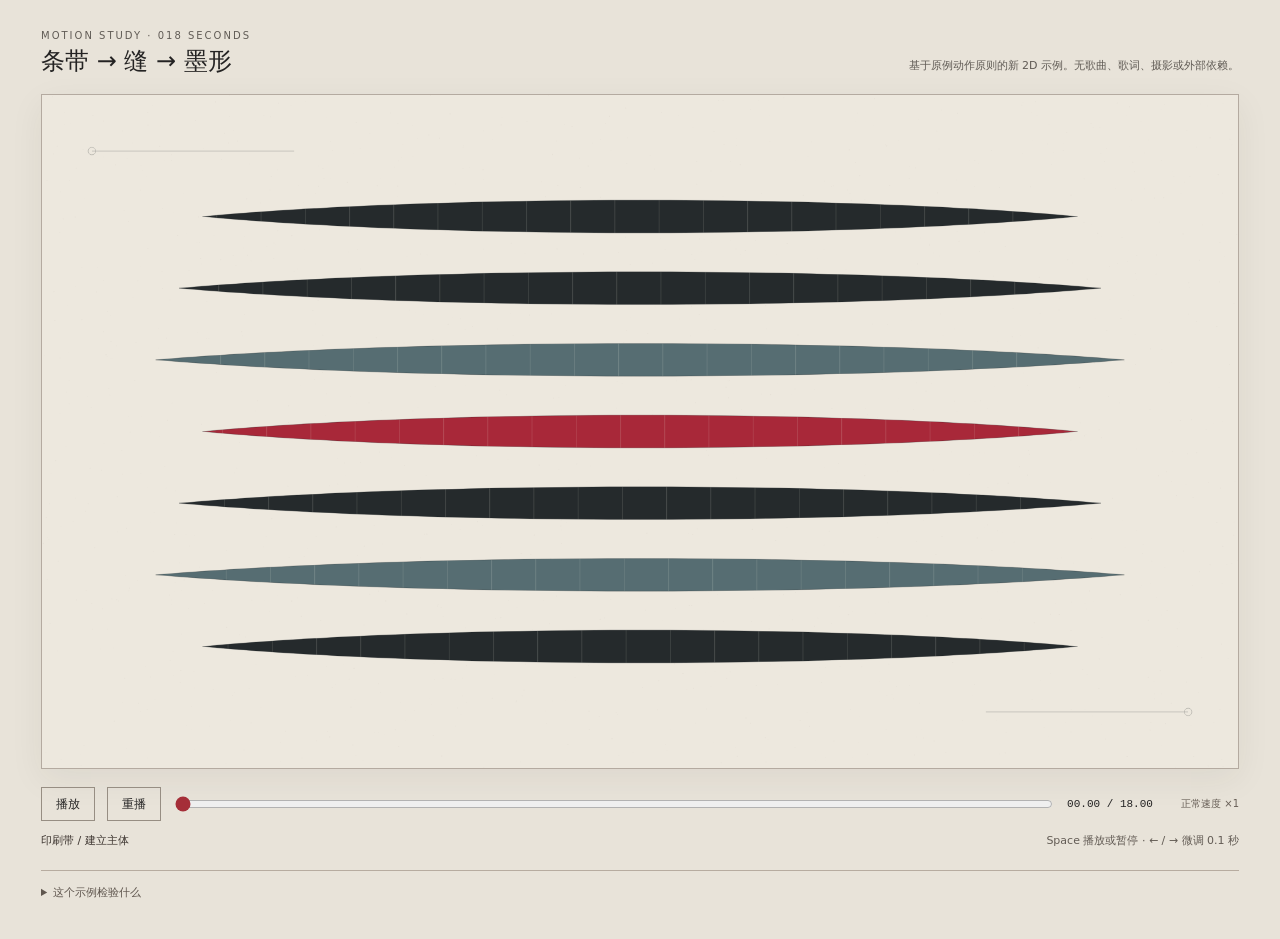
<file: experimental-editorial-mv/assets/motion-study/index.html>
<!doctype html>
<html lang="zh-CN">
<head>
  <meta charset="utf-8">
  <meta name="viewport" content="width=device-width,initial-scale=1">
  <title>缝 / 纯 2D 动作研究</title>
  <link rel="stylesheet" href="style.css">
</head>
<body>
  <main>
    <header><p class="eyebrow">MOTION STUDY · 018 SECONDS</p><h1>条带 → 缝 → 墨形</h1><p>基于原例动作原则的新 2D 示例。无歌曲、歌词、摄影或外部依赖。</p></header>
    <div class="screen"><canvas id="canvas" width="1920" height="1080" aria-label="七条印刷带压成一条缝，缝张开，内部墨形发展并重新收束"></canvas></div>
    <div class="controls">
      <button id="play" type="button">播放</button><button id="restart" type="button" aria-label="回到开始">重播</button>
      <input id="seek" type="range" min="0" max="18" step="0.01" value="0" aria-label="动画时间">
      <output id="time">00.00 / 18.00</output><span class="speed">正常速度 ×1</span>
    </div>
    <div class="caption"><span id="phase">印刷带 / 建立主体</span><span>Space 播放或暂停 · ← / → 微调 0.1 秒</span></div>
    <details><summary>这个示例检验什么</summary><p>两个动作分别占 8 秒与 10 秒，先建立、积聚、收压，再张开、发展和回收。8 秒处前后共用完全相同的缝形几何；路径同时用于主体、遮罩与描边。全图随时间重算，不依赖前帧反馈。</p><p>这是一段新的程序图形示例，继承原例按阶段编排与同轮廓变换角色的原则；它不声称原项目已经实现这段形变。代码与来源见 <a href="SOURCE.md">SOURCE.md</a>。</p></details>
  </main>
  <script type="module" src="js/player.js"></script>
</body>
</html>
</file>
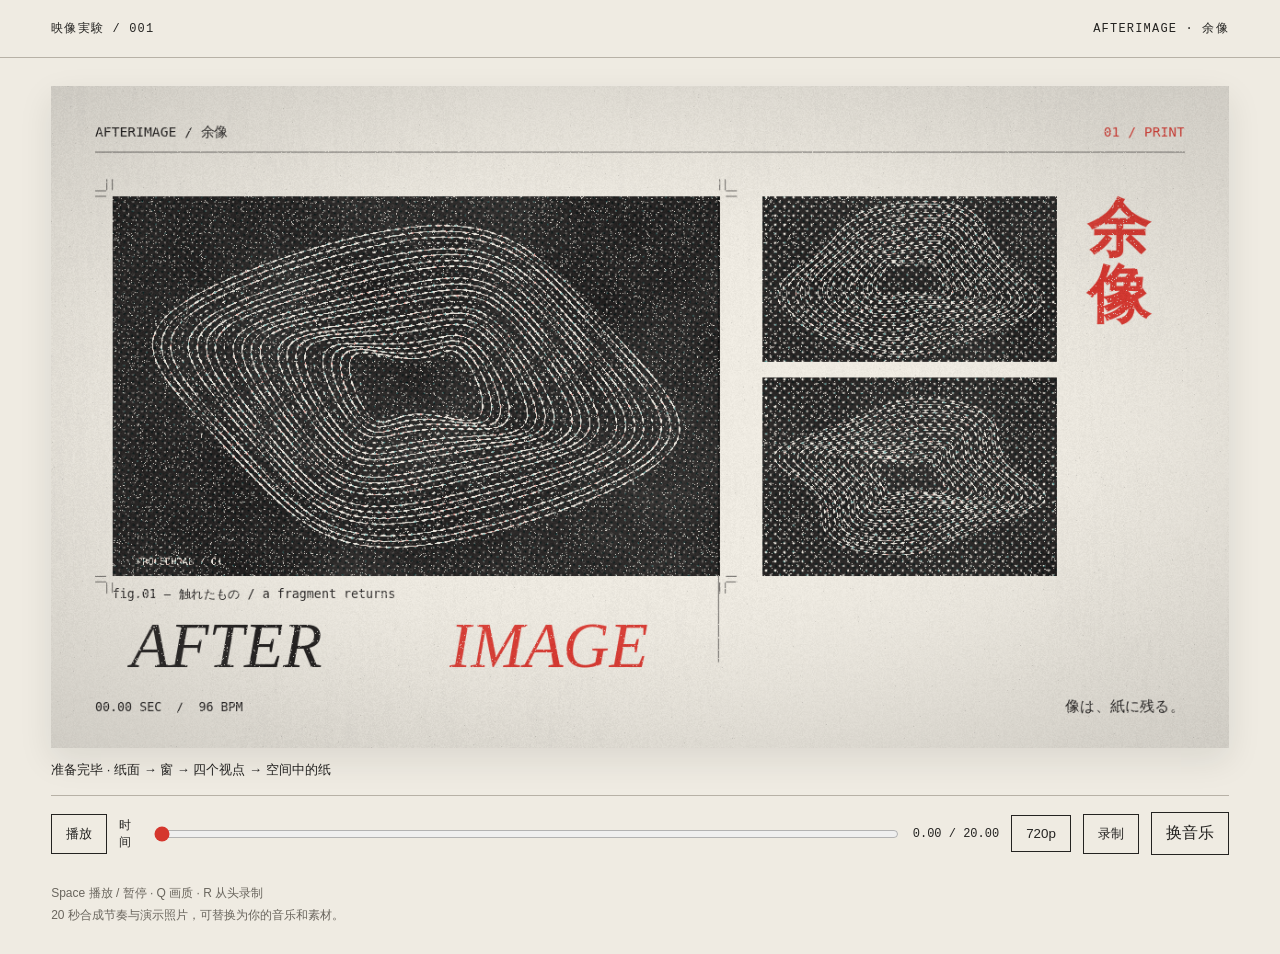
<file: experimental-editorial-mv/assets/starter/index.html>
<!doctype html>
<html lang="zh-CN">
<head>
  <meta charset="utf-8">
  <meta name="viewport" content="width=device-width,initial-scale=1">
  <title>余像 / Afterimage — 实验编辑 MV</title>
  <link rel="icon" href="data:,">
  <link rel="stylesheet" href="style.css">
</head>
<body>
  <header><span>映像実験 / 001</span><span>AFTERIMAGE · 余像</span></header>
  <main>
    <canvas id="view" width="1280" height="720" aria-label="实验编辑音乐视频"></canvas>
    <p id="status" role="status">正在准备图像与画面…</p>
    <div class="controls">
      <button id="play" disabled>播放</button>
      <label class="seek">时间 <input id="seek" type="range" min="0" max="20" step="0.01" value="0" disabled></label>
      <output id="time">00.00 / 20.00</output>
      <button id="quality" disabled>720p</button>
      <button id="record" disabled>录制</button>
      <label class="file">换音乐<input id="audio-file" type="file" accept="audio/*" disabled></label>
    </div>
    <p class="note">Space 播放 / 暂停 · Q 画质 · R 从头录制<br>20 秒合成节奏与演示照片，可替换为你的音乐和素材。</p>
  </main>
  <script type="module" src="js/main.js"></script>
</body>
</html>
</file>
<file: experimental-editorial-mv/assets/motion-study/style.css>
:root{color-scheme:light;--paper:#e8e3d9;--ink:#242323;--red:#a52e38}*{box-sizing:border-box}body{margin:0;background:var(--paper);color:var(--ink);font-family:system-ui,"Microsoft YaHei",sans-serif}main{max-width:1250px;margin:0 auto;padding:30px 26px 36px}header{display:grid;grid-template-columns:1fr auto;align-items:end;gap:0 30px;margin-bottom:20px}.eyebrow{font-size:10px;letter-spacing:.2em;margin:0 0 7px;grid-column:1/-1;color:#615c56}h1{font-size:24px;line-height:1.1;font-weight:500;margin:0}header>p:last-child{margin:0;font-size:11px;color:#605b55;line-height:1.6}.screen{background:#ede8de;border:1px solid #b4aaa0;box-shadow:0 10px 32px #332c2410}canvas{display:block;width:100%;height:auto;aspect-ratio:16/9}.controls{display:flex;align-items:center;gap:12px;margin-top:18px}button{border:1px solid #978e83;background:transparent;border-radius:0;font:inherit;font-size:12px;min-height:34px;padding:6px 14px;color:inherit;cursor:pointer}button:hover{background:#ded6ca}button:focus-visible,input:focus-visible{outline:2px solid var(--red);outline-offset:3px}input[type=range]{accent-color:var(--red);flex:1;min-width:60px}output{font-family:ui-monospace,Consolas,monospace;font-size:11px;white-space:nowrap;min-width:102px}.speed{font-size:10px;color:#665d55;white-space:nowrap}.caption{display:flex;justify-content:space-between;gap:20px;margin-top:12px;font-size:11px;color:#625b54}#phase{color:#3d3530}details{margin-top:22px;border-top:1px solid #b7aca0;padding-top:12px;color:#60574f;font-size:11px;line-height:1.8}summary{cursor:pointer}details p{max-width:850px}a{color:var(--red)}@media(max-width:650px){main{padding:18px 12px}header{display:block}header>p:last-child{margin-top:10px}h1{font-size:21px}.controls{gap:7px}button{padding:4px 8px}.speed{display:none}.caption{font-size:10px}.caption span:last-child{display:none}output{min-width:90px}}
</file>
<file: experimental-editorial-mv/assets/starter/style.css>
:root{color-scheme:light;font-family:"Yu Gothic","Microsoft YaHei",sans-serif;color:#242321;background:#efebe2}
*{box-sizing:border-box}body{margin:0}header{display:flex;justify-content:space-between;padding:20px 4vw;border-bottom:1px solid #b7b1a6;font:12px Consolas,monospace;letter-spacing:.1em}
main{max-width:1400px;margin:28px auto;padding:0 4vw}canvas{display:block;width:100%;aspect-ratio:16/9;background:#16191a;box-shadow:0 12px 32px #171b1e18}#status{min-height:1.6em;font-size:13px}
.controls{display:flex;gap:12px;align-items:center;flex-wrap:wrap;padding:16px 0;border-top:1px solid #b7b1a6}.seek{display:flex;align-items:center;gap:10px;flex:1;min-width:160px;font-size:12px}input[type=range]{width:100%;accent-color:#d5362d}output{font:12px Consolas,monospace}
button,.file{background:transparent;border:1px solid #242321;border-radius:0;padding:10px 14px;color:inherit;font:12px inherit;cursor:pointer}button:hover,.file:hover{background:#242321;color:#efebe2}button:disabled{opacity:.45;cursor:wait}.file{position:relative;overflow:hidden}.file input{position:absolute;inset:0;opacity:0;cursor:pointer;width:100%}button:focus-visible,input:focus-visible,.file:focus-within{outline:2px solid #d5362d;outline-offset:3px}.note{color:#6a665e;font-size:12px;line-height:1.8}@media(max-width:650px){header{font-size:10px}main{margin:16px auto}.seek{order:2;flex-basis:100%}.controls{gap:8px}button,.file{padding:10px}}
</file>
